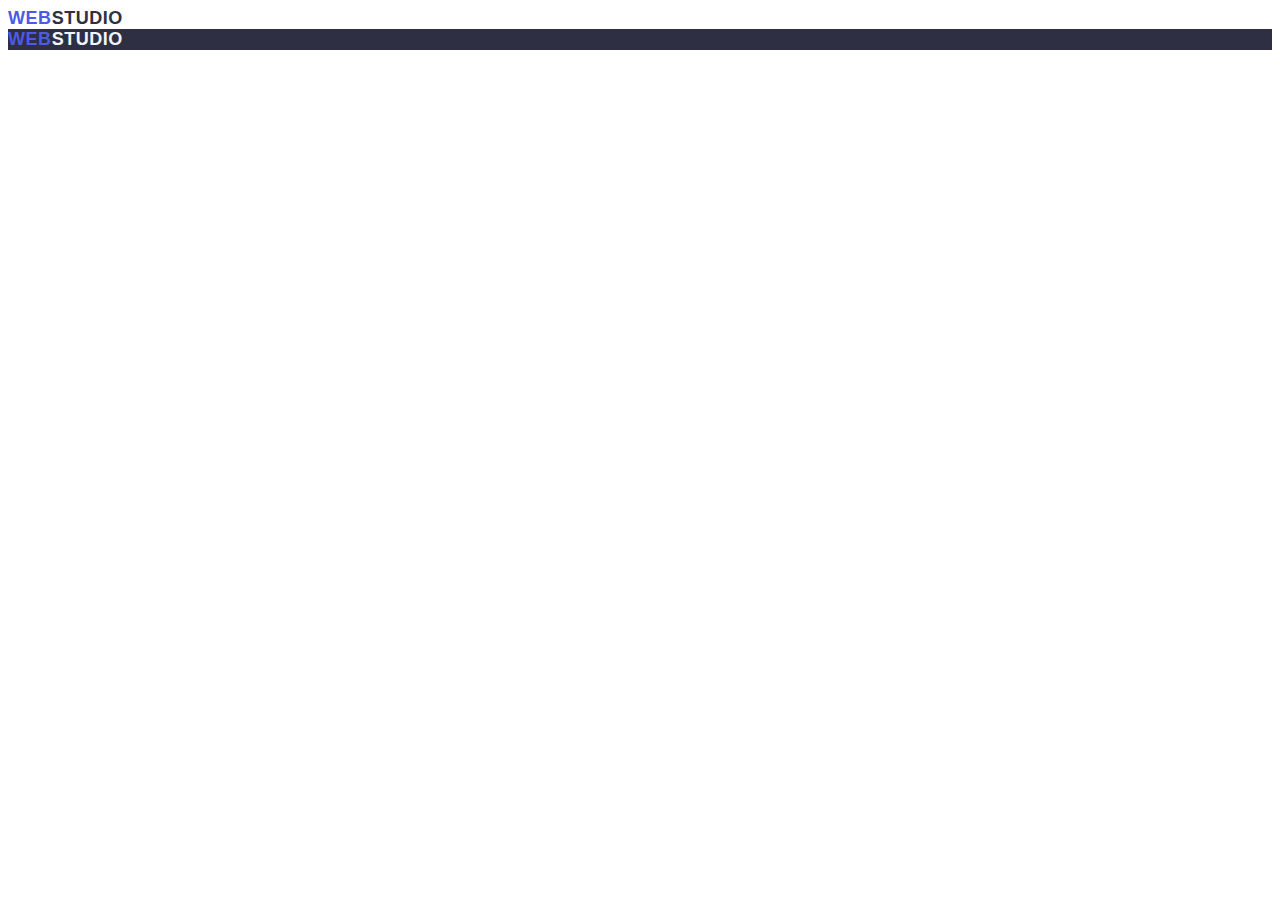
<file: reviews.html>
<!DOCTYPE html>
<html lang="en">
  <head>
    <meta charset="UTF-8" />
    <meta name="viewport" content="width=device-width, initial-scale=1.0" />
    <title>Document</title>

    <style>
      .link {
        text-decoration: none;
        color: currentColor;
      }
      /**
        |============================
        | Logo
        |============================
      */
      .logo {
        color: var(--iris, #4d5ae5);
        font-family: Raleway, sans-serif;
        font-size: 18px;
        font-weight: 800;
        line-height: 21px; /* 116.667% */
        letter-spacing: 0.54px;
        text-transform: uppercase;
      }
      .logo-dark {
        color: var(--navyblue, #2e2f42);
      }
      .logo-light {
        color: var(--cloud, #f4f4fd);
      }
      /**
        |============================
        | Header
        |============================
      */
      .header {
      }
      .header-nav {
      }
      /**
        |============================
        | Footer
        |============================
      */
      .footer {
        background-color: #2e2f42;
      }
      .footer-text {
      }
    </style>
  </head>
  <body>
    <header class="header">
      <a href="" class="logo link"> Web<span class="logo-dark">Studio</span> </a>
      <nav class="header-nav"></nav>
    </header>
    <footer class="footer">
      <a href="" class="logo link"> Web<span class="logo-light">Studio</span> </a>
      <p class="footer-text"></p>
    </footer>
  </body>
</html>
</file>
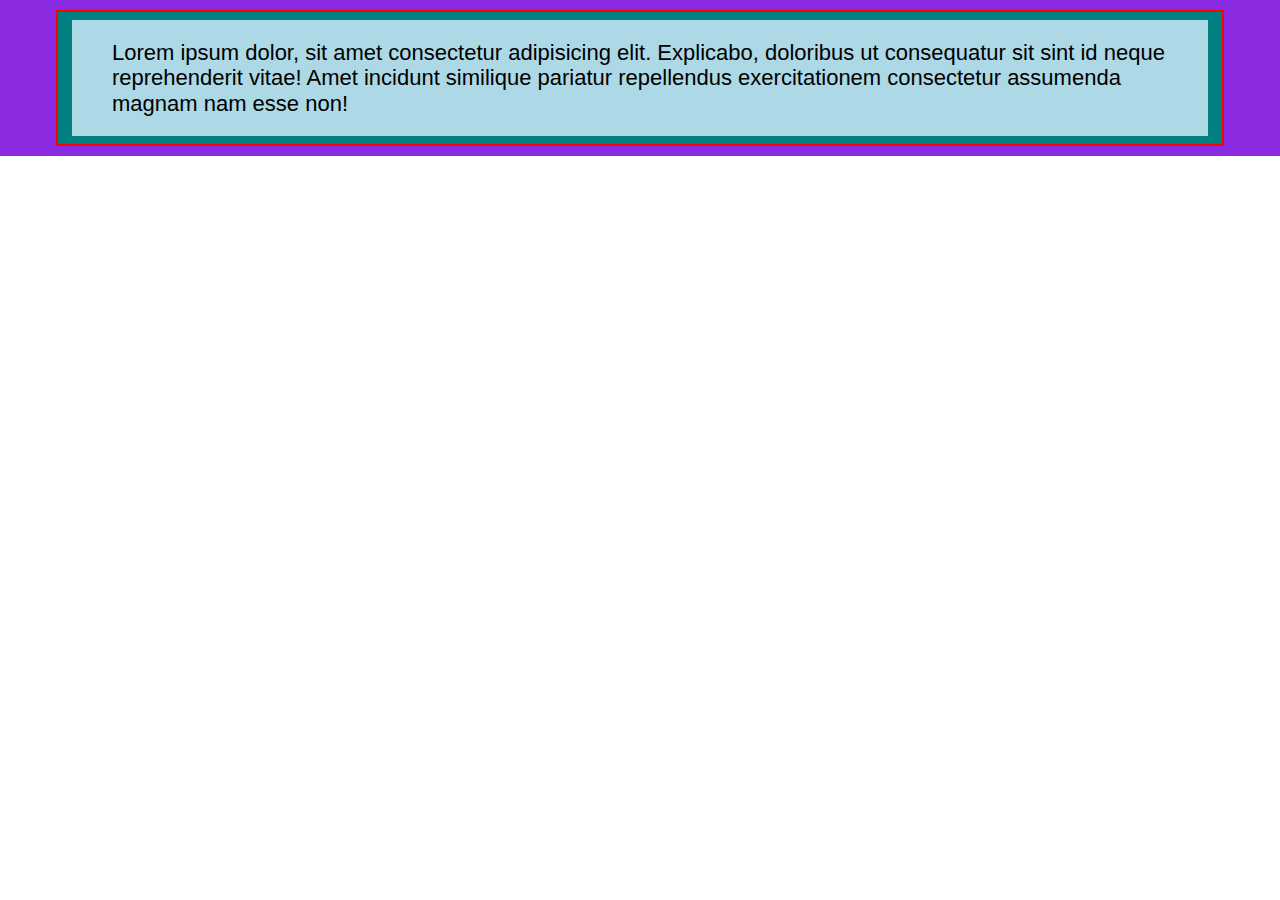
<file: theory/block-model.html>
<!DOCTYPE html>
<html lang="en">
  <head>
    <meta charset="UTF-8" />
    <meta name="viewport" content="width=device-width, initial-scale=1.0" />
    <title>Box model</title>
    <link
      rel="stylesheet"
      href="https://cdn.jsdelivr.net/npm/modern-normalize@2.0.0/modern-normalize.min.css"
    />
    <link rel="stylesheet" href="./block-model.css" />
  </head>
  <body class="">
    <section class="section-1">
      <div class="container">
        <p class="text-1">
          Lorem ipsum dolor, sit amet consectetur adipisicing elit. Explicabo, doloribus ut
          consequatur sit sint id neque reprehenderit vitae! Amet incidunt similique pariatur
          repellendus exercitationem consectetur assumenda magnam nam esse non!
        </p>
      </div>
    </section>

    <!-- <section class="section-2">
      <div class="container">
        <p class="text-2">
          Lorem ipsum dolor, sit amet consectetur adipisicing elit. Explicabo, doloribus ut
          consequatur sit sint id neque reprehenderit vitae! Amet incidunt similique pariatur
          repellendus exercitationem consectetur assumenda magnam nam esse non!
        </p>
        <p class="text-2">
          Lorem ipsum dolor, sit amet consectetur adipisicing elit. Explicabo, doloribus ut
          consequatur sit sint id neque reprehenderit vitae! Amet incidunt similique pariatur
          repellendus exercitationem consectetur assumenda magnam nam esse non!
        </p>
      </div>
    </section> -->
  </body>
</html>
</file>
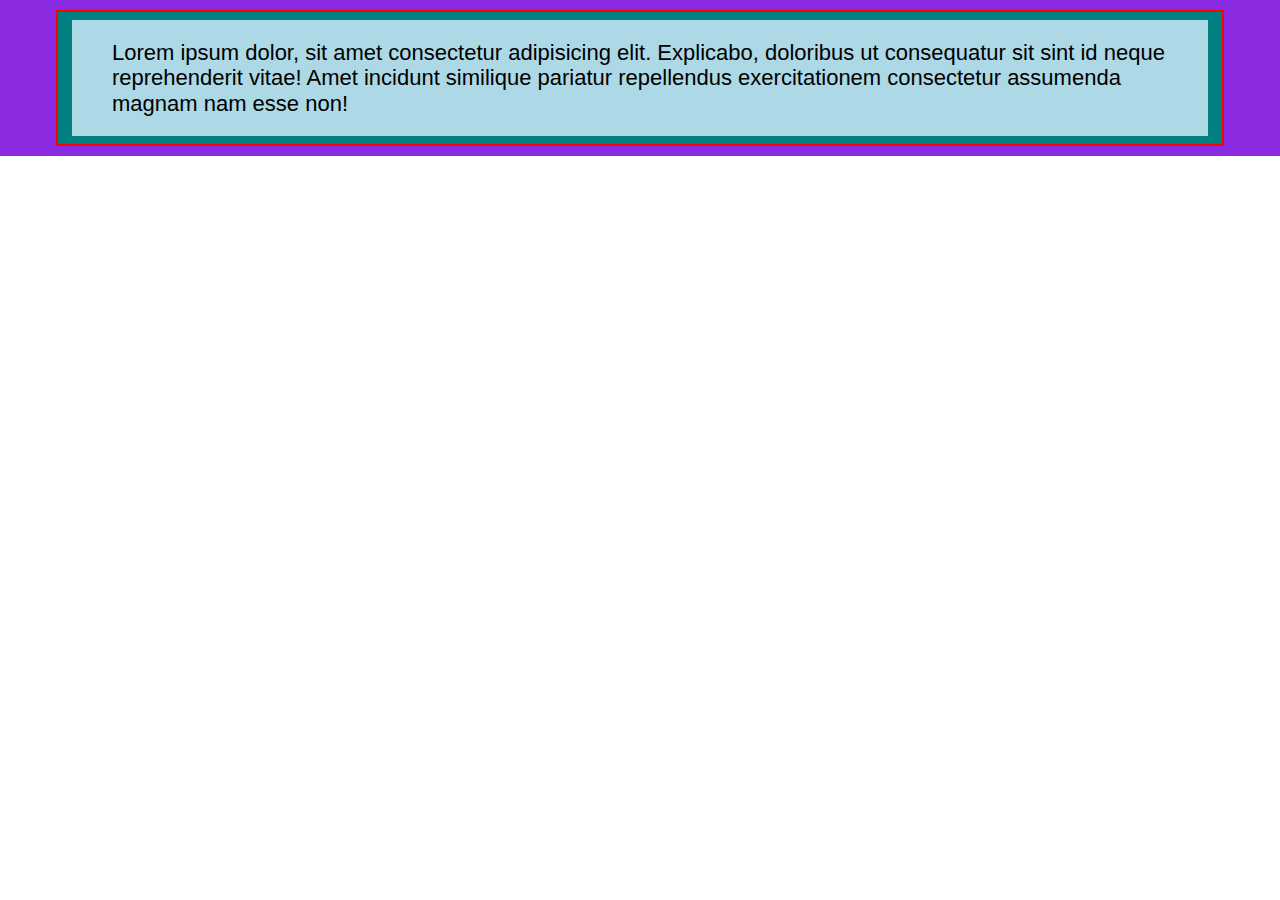
<file: theory/box.html>
<!DOCTYPE html>
<html lang="en">
  <head>
    <meta charset="UTF-8" />
    <meta name="viewport" content="width=device-width, initial-scale=1.0" />
    <title>Box model</title>
    <link
      rel="stylesheet"
      href="https://cdn.jsdelivr.net/npm/modern-normalize@2.0.0/modern-normalize.min.css"
    />
    <link rel="stylesheet" href="./box.css" />
  </head>
  <body class="">
    <section class="section-1">
      <div class="container">
        <p class="text-1">
          Lorem ipsum dolor, sit amet consectetur adipisicing elit. Explicabo, doloribus ut
          consequatur sit sint id neque reprehenderit vitae! Amet incidunt similique pariatur
          repellendus exercitationem consectetur assumenda magnam nam esse non!
        </p>
      </div>
    </section>

    <!-- <section class="section-2">
      <div class="container">
        <p class="text-2">
          Lorem ipsum dolor, sit amet consectetur adipisicing elit. Explicabo, doloribus ut
          consequatur sit sint id neque reprehenderit vitae! Amet incidunt similique pariatur
          repellendus exercitationem consectetur assumenda magnam nam esse non!
        </p>
        <p class="text-2">
          Lorem ipsum dolor, sit amet consectetur adipisicing elit. Explicabo, doloribus ut
          consequatur sit sint id neque reprehenderit vitae! Amet incidunt similique pariatur
          repellendus exercitationem consectetur assumenda magnam nam esse non!
        </p>
      </div>
    </section> -->
  </body>
</html>
</file>
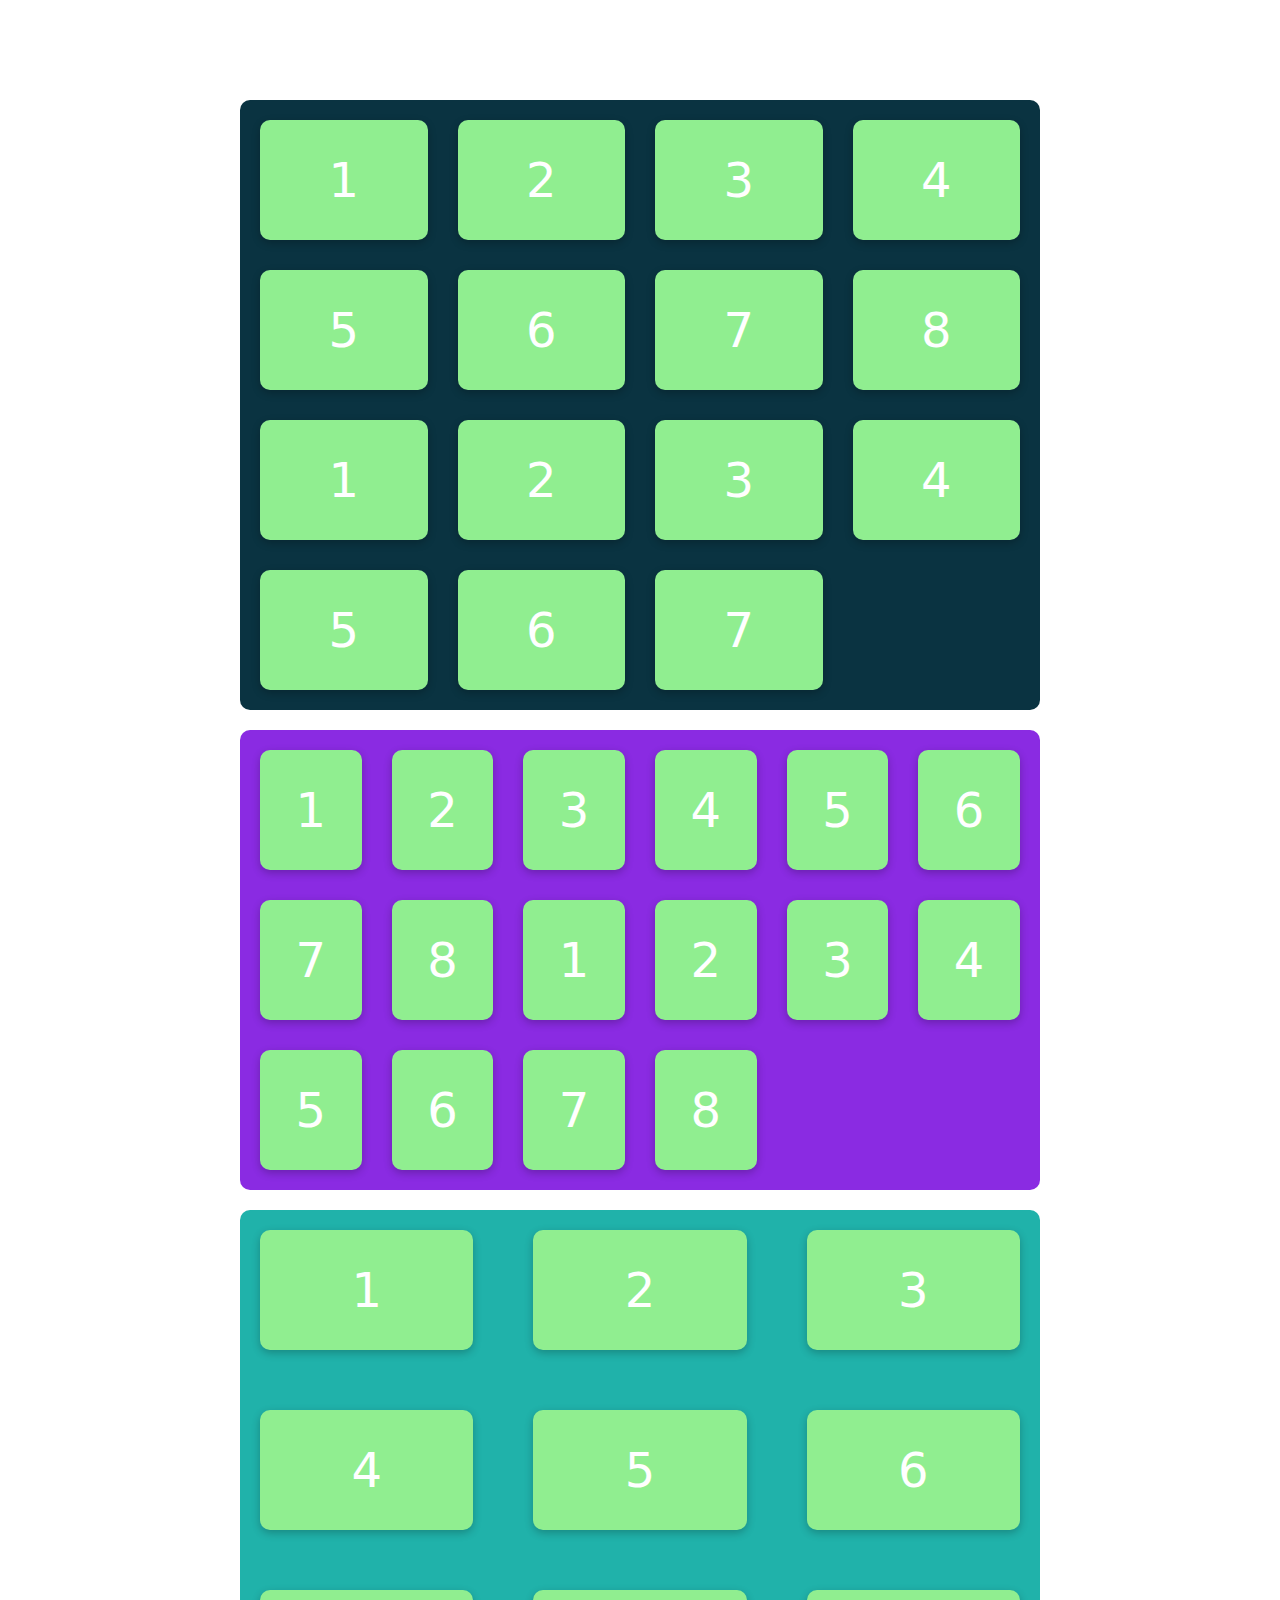
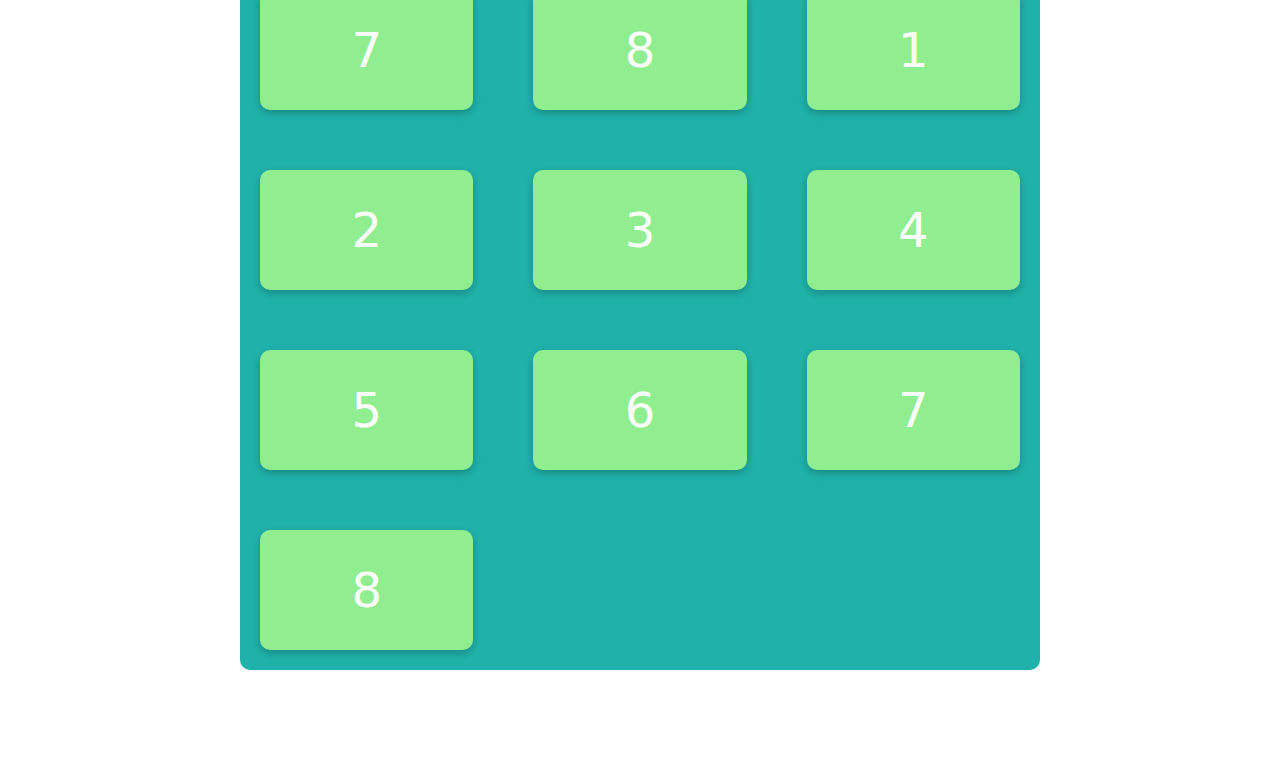
<file: theory/flexbox.html>
<!DOCTYPE html>
<html lang="en">
  <head>
    <meta charset="UTF-8" />
    <meta http-equiv="X-UA-Compatible" content="IE=edge" />
    <meta name="viewport" content="width=device-width, initial-scale=1.0" />
    <title>Flexbox model</title>
    <!-- Normalize styles -->
    <link
      rel="stylesheet"
      href="https://cdn.jsdelivr.net/npm/modern-normalize@1.1.0/modern-normalize.min.css"
    />
    <!-- Custom styles -->
    <link rel="stylesheet" href="./common.css" />
    <link rel="stylesheet" href="./flexbox.css" />
  </head>
  <body>
    <ul class="flex-container card-set" data-parent="one">
      <li class="flex-element card-set-item" data-child>1</li>
      <li class="flex-element card-set-item" data-child>2</li>
      <li class="flex-element card-set-item" data-child>3</li>
      <li class="flex-element card-set-item" data-child>4</li>
      <li class="flex-element card-set-item" data-child>5</li>
      <li class="flex-element card-set-item" data-child>6</li>
      <li class="flex-element card-set-item" data-child>7</li>
      <li class="flex-element card-set-item" data-child>8</li>
      <li class="flex-element card-set-item" data-child>1</li>
      <li class="flex-element card-set-item" data-child>2</li>
      <li class="flex-element card-set-item" data-child>3</li>
      <li class="flex-element card-set-item" data-child>4</li>
      <li class="flex-element card-set-item" data-child>5</li>
      <li class="flex-element card-set-item" data-child>6</li>
      <li class="flex-element card-set-item" data-child>7</li>
    </ul>

    <ul class="team-list card-set" data-parent="two">
      <li class="team-item card-set-item" data-child>1</li>
      <li class="team-item card-set-item" data-child>2</li>
      <li class="team-item card-set-item" data-child>3</li>
      <li class="team-item card-set-item" data-child>4</li>
      <li class="team-item card-set-item" data-child>5</li>
      <li class="team-item card-set-item" data-child>6</li>
      <li class="team-item card-set-item" data-child>7</li>
      <li class="team-item card-set-item" data-child>8</li>
      <li class="team-item card-set-item" data-child>1</li>
      <li class="team-item card-set-item" data-child>2</li>
      <li class="team-item card-set-item" data-child>3</li>
      <li class="team-item card-set-item" data-child>4</li>
      <li class="team-item card-set-item" data-child>5</li>
      <li class="team-item card-set-item" data-child>6</li>
      <li class="team-item card-set-item" data-child>7</li>
      <li class="team-item card-set-item" data-child>8</li>
    </ul>

    <ul class="gallery-list card-set" data-parent="three">
      <li class="team-item card-set-item" data-child>1</li>
      <li class="team-item card-set-item" data-child>2</li>
      <li class="team-item card-set-item" data-child>3</li>
      <li class="team-item card-set-item" data-child>4</li>
      <li class="team-item card-set-item" data-child>5</li>
      <li class="team-item card-set-item" data-child>6</li>
      <li class="team-item card-set-item" data-child>7</li>
      <li class="team-item card-set-item" data-child>8</li>
      <li class="team-item card-set-item" data-child>1</li>
      <li class="team-item card-set-item" data-child>2</li>
      <li class="team-item card-set-item" data-child>3</li>
      <li class="team-item card-set-item" data-child>4</li>
      <li class="team-item card-set-item" data-child>5</li>
      <li class="team-item card-set-item" data-child>6</li>
      <li class="team-item card-set-item" data-child>7</li>
      <li class="team-item card-set-item" data-child>8</li>
    </ul>
  </body>
</html>
</file>
<file: theory/block-model.css>
/* *,
*::after,
*::before {
  box-sizing: border-box;
} */

body {
  font-family: sans-serif;
  font-size: 22px;
}

section {
  padding: 10px;
  background-color: blueviolet;
}

div {
  padding: 10px;
  background-color: teal;
}

p {
  margin: 0;
  /* margin-left: auto;
  margin-right: auto; */

  /* background-color: lightblue; */
  /* padding: 10% 20%; */
  padding: 20px 40px;

  /* padding-left: 150px; */
  /* margin-left: 200px; */

  /* border: 6px double red; */
  /* border-left: none; */
  /* border-right: 10px dotted lightgreen; */
  /* border-radius: 30px 160px; */

  /* width: 600px; */
  /* height: 200px; */

  background-color: lightblue;
}

.container {
  max-width: 1168px;
  margin-left: auto;
  margin-right: auto;
  padding-left: 16px;
  padding-right: 16px;

  outline: 2px solid red;
  outline-offset: -2px;
}
</file>
<file: theory/box.css>
/* *,
*::after,
*::before {
  box-sizing: border-box;
} */

body {
  font-family: sans-serif;
  font-size: 22px;
}

section {
  padding: 10px;
  background-color: blueviolet;
}

div {
  padding: 10px;
  background-color: teal;
}

p {
  margin: 0;
  /* margin-left: auto;
  margin-right: auto; */

  /* background-color: lightblue; */
  /* padding: 10% 20%; */
  padding: 20px 40px;

  /* padding-left: 150px; */
  /* margin-left: 200px; */

  /* border: 6px double red; */
  /* border-left: none; */
  /* border-right: 10px dotted lightgreen; */
  /* border-radius: 30px 160px; */

  /* width: 600px; */
  /* height: 200px; */

  background-color: lightblue;
}

.container {
  max-width: 1168px;
  margin-left: auto;
  margin-right: auto;
  padding-left: 16px;
  padding-right: 16px;

  outline: 2px solid red;
  outline-offset: -2px;
}
</file>
<file: theory/flexbox.css>
/**
  |============================
  | Flexbox properties
  |============================
*/

.flex-container {
  /* display: flex;
  flex-wrap: wrap;
  gap: 40px 20px;

  row-gap: 40px;
  column-gap: 20px; */

  /* justify-content: space-between; */

  /* Default properties */
  /* flex-direction: row; */
  /* justify-content: flex-start; */
  /* align-items: stretch; */
  /* flex-wrap: nowrap; */
}

.flex-element {
  /* flex-basis: calc((100% - 20px * 3) / 4); */
  /* Default properties */
  /* flex-basis: auto; */
  /* flex-shrink: 1; */
  /* flex-grow: 0; */
}

.flex-element {
  /* margin-right: 20px; */
}

/**
  |============================
  | Flexbox grid
  |============================
*/
:root {
  --indent: 30px;
  --items: 4;
}
.card-set {
  display: flex;
  flex-wrap: wrap;
  gap: var(--indent);
}

.card-set-item {
  flex-basis: calc((100% - var(--indent) * (var(--items) - 1)) / var(--items));
}

.team-list {
  --items: 6;
}
.gallery-list {
  --items: 3;
  --indent: 60px;
}
</file>
<file: theory/common.css>
body {
  padding-top: 100px;
  padding-bottom: 100px;

  display: flex;
  flex-direction: column;
  justify-content: center;
  align-items: center;
  gap: 20px;
}

/* reset */
ul,
ol {
  list-style: none;
  padding: 0;
  margin: 0;
}

h1,
h2,
h3,
h4,
h5,
h6,
p {
  margin: 0;
}

a {
  text-decoration: none;
}

img {
  display: block;
}
/* reset end */

/**
  |============================
  | Flexbox layout
  |============================
*/
[data-parent] {
  width: 800px;
  /* min-height: 600px; */
  padding: 20px;
  margin: 0 auto;

  border-radius: 10px;
}

[data-parent='one'] {
  background-color: #0a3341;
}

[data-parent='two'] {
  background-color: blueviolet;
}
[data-parent='three'] {
  background-color: lightseagreen;
}

[data-child] {
  width: 120px;
  height: 120px;

  font-size: 3em;
  line-height: 120px;
  color: white;
  text-align: center;

  border-radius: 10px;
  background-color: lightgreen;
  box-shadow: rgba(0, 0, 0, 0.24) 0px 3px 8px;
}
</file>
